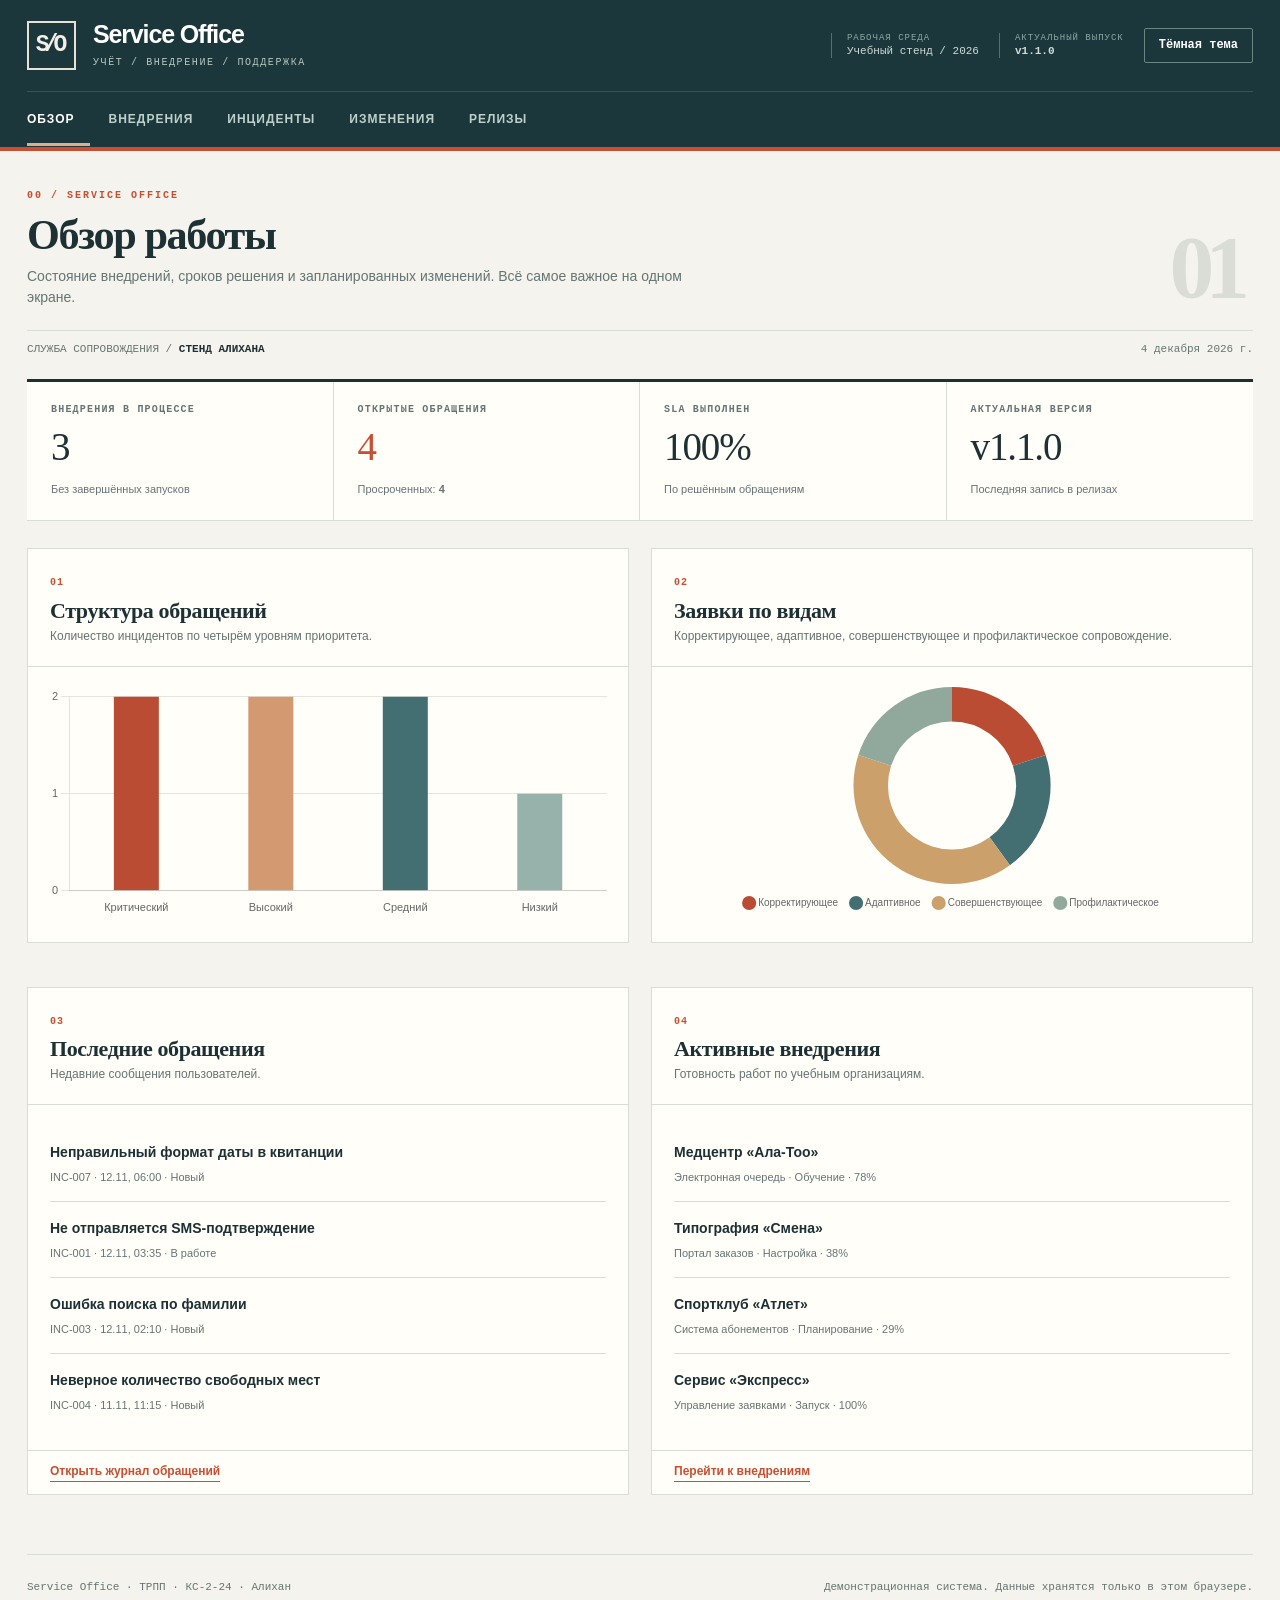
<file: index.html>
<!doctype html>
<html lang="ru"><head><meta charset="utf-8"><meta name="viewport" content="width=device-width,initial-scale=1">
<meta name="theme-color" content="#1b373b"><meta name="description" content="Service Office — сопровождение программных продуктов">
<title>Обзор работы · Service Office</title><link rel="stylesheet" href="style.css"></head>
<body data-view="dashboard">
<header class="sitehead"><div class="sitehead-row"><a href="index.html" class="brand" aria-label="Service Office, главная"><span class="brand-symbol">S/O</span><span><span class="brand-name">Service Office</span><span class="brand-sub">Учёт / Внедрение / Поддержка</span></span></a>
<div class="headmeta"><div><span class="meta-label">РАБОЧАЯ СРЕДА</span>Учебный стенд / 2026</div><div><span class="meta-label">АКТУАЛЬНЫЙ ВЫПУСК</span><strong id="latestVersion">v1.1.0</strong></div><button class="modebutton" type="button" id="themeButton">Тёмная тема</button></div></div>
<nav class="navwrap" aria-label="Основные разделы"><a href="index.html" class="active" aria-current="page">Обзор</a><a href="deployments.html" class="" >Внедрения</a><a href="incidents.html" class="" >Инциденты</a><a href="maintenance.html" class="" >Изменения</a><a href="releases.html" class="" >Релизы</a></nav></header>
<main class="page"><section class="pageheading"><div><div class="sup">00 / SERVICE OFFICE</div><h1>Обзор работы</h1><p>Состояние внедрений, сроков решения и запланированных изменений. Всё самое важное на одном экране.</p></div><div class="mark" aria-hidden="true">01</div></section><div class="todayline"><span>СЛУЖБА СОПРОВОЖДЕНИЯ / <b>СТЕНД АЛИХАНА</b></span><span id="today"></span></div>

<section class="metric-strip"><div class="metric"><span class="metric-name">Внедрения в процессе</span><span class="metric-value" id="kpiDeploy">—</span><span class="metric-foot">Без завершённых запусков</span></div><div class="metric"><span class="metric-name">Открытые обращения</span><span class="metric-value red" id="kpiInc">—</span><span class="metric-foot">Просроченных: <b id="lateCount">—</b></span></div><div class="metric"><span class="metric-name">SLA выполнен</span><span class="metric-value" id="kpiSla">—</span><span class="metric-foot">По решённым обращениям</span></div><div class="metric"><span class="metric-name">Актуальная версия</span><span class="metric-value" id="kpiVersion">—</span><span class="metric-foot">Последняя запись в релизах</span></div></section>
<div class="columns half">
<section class="section"><div class="section-head"><div><span class="section-number">01</span><h2>Структура обращений</h2><p>Количество инцидентов по четырём уровням приоритета.</p></div></div><div class="chart-area"><canvas id="priorityChart" role="img" aria-label="Распределение инцидентов по приоритетам"></canvas><div class="chart-fallback">Chart.js недоступен. Для графиков нужен доступ к CDN.</div></div></section>
<section class="section"><div class="section-head"><div><span class="section-number">02</span><h2>Заявки по видам</h2><p>Корректирующее, адаптивное, совершенствующее и профилактическое сопровождение.</p></div></div><div class="chart-area"><canvas id="typeChart" role="img" aria-label="Виды сопровождения"></canvas><div class="chart-fallback">Chart.js недоступен. Для графиков нужен доступ к CDN.</div></div></section>
</div>
<div class="columns half">
<section class="section"><div class="section-head"><div><span class="section-number">03</span><h2>Последние обращения</h2><p>Недавние сообщения пользователей.</p></div></div><div class="section-body"><ul class="detail-list" id="miniInc"></ul></div><div class="section-footer"><a class="plain-link" href="incidents.html">Открыть журнал обращений</a></div></section>
<section class="section"><div class="section-head"><div><span class="section-number">04</span><h2>Активные внедрения</h2><p>Готовность работ по учебным организациям.</p></div></div><div class="section-body"><ul class="detail-list" id="miniDep"></ul></div><div class="section-footer"><a class="plain-link" href="deployments.html">Перейти к внедрениям</a></div></section>
</div>
<footer class="foot"><span>Service Office · ТРПП · КС-2-24 · Алихан</span><span>Демонстрационная система. Данные хранятся только в этом браузере.</span></footer></main>
<div class="toast" id="toast" role="status" aria-live="polite"></div>
<script src="chart.umd.min.js" defer></script>
<script src="app.js" defer></script></body></html>
</file>
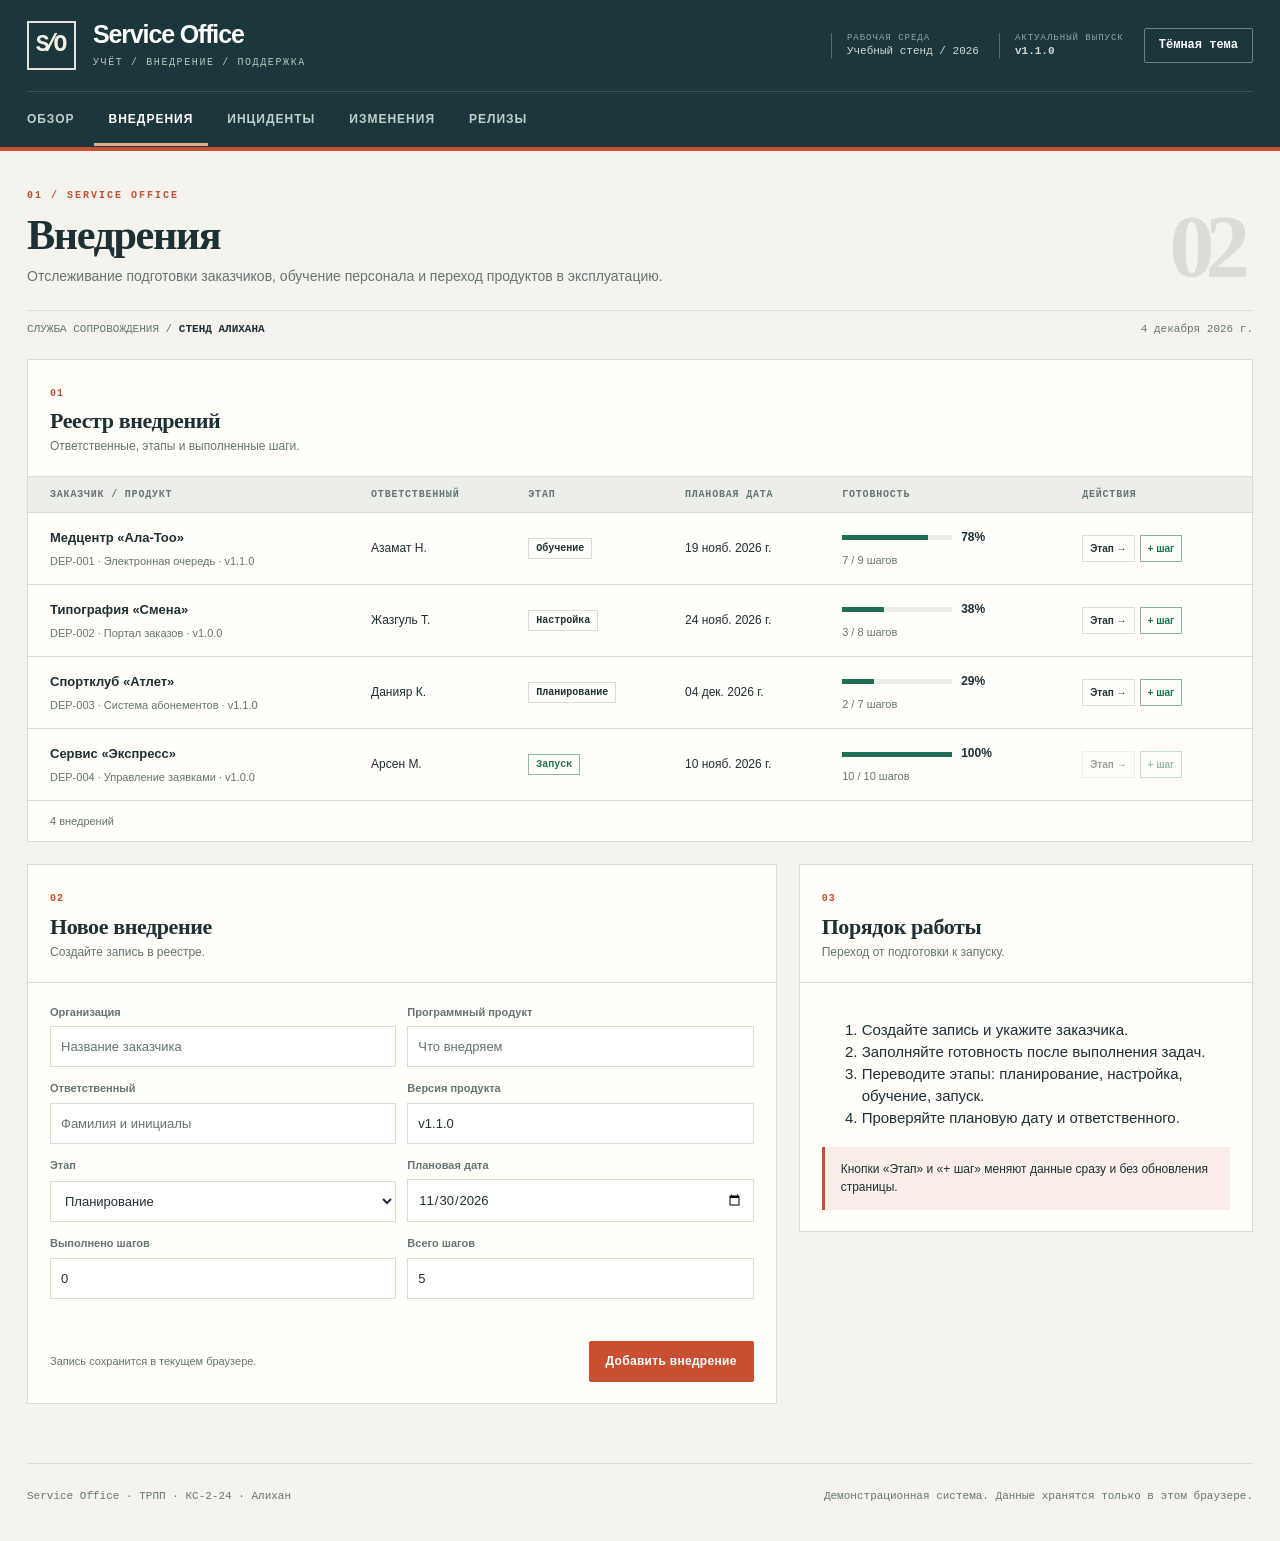
<file: deployments.html>
<!doctype html>
<html lang="ru"><head><meta charset="utf-8"><meta name="viewport" content="width=device-width,initial-scale=1">
<meta name="theme-color" content="#1b373b"><meta name="description" content="Service Office — сопровождение программных продуктов">
<title>Внедрения · Service Office</title><link rel="stylesheet" href="style.css"></head>
<body data-view="deployments">
<header class="sitehead"><div class="sitehead-row"><a href="index.html" class="brand" aria-label="Service Office, главная"><span class="brand-symbol">S/O</span><span><span class="brand-name">Service Office</span><span class="brand-sub">Учёт / Внедрение / Поддержка</span></span></a>
<div class="headmeta"><div><span class="meta-label">РАБОЧАЯ СРЕДА</span>Учебный стенд / 2026</div><div><span class="meta-label">АКТУАЛЬНЫЙ ВЫПУСК</span><strong id="latestVersion">v1.1.0</strong></div><button class="modebutton" type="button" id="themeButton">Тёмная тема</button></div></div>
<nav class="navwrap" aria-label="Основные разделы"><a href="index.html" class="" >Обзор</a><a href="deployments.html" class="active" aria-current="page">Внедрения</a><a href="incidents.html" class="" >Инциденты</a><a href="maintenance.html" class="" >Изменения</a><a href="releases.html" class="" >Релизы</a></nav></header>
<main class="page"><section class="pageheading"><div><div class="sup">01 / SERVICE OFFICE</div><h1>Внедрения</h1><p>Отслеживание подготовки заказчиков, обучение персонала и переход продуктов в эксплуатацию.</p></div><div class="mark" aria-hidden="true">02</div></section><div class="todayline"><span>СЛУЖБА СОПРОВОЖДЕНИЯ / <b>СТЕНД АЛИХАНА</b></span><span id="today"></span></div>

<section class="section"><div class="section-head"><div><span class="section-number">01</span><h2>Реестр внедрений</h2><p>Ответственные, этапы и выполненные шаги.</p></div></div><div class="rows"><table class="data-table"><thead><tr><th>Заказчик / продукт</th><th>Ответственный</th><th>Этап</th><th>Плановая дата</th><th>Готовность</th><th>Действия</th></tr></thead><tbody id="deployTable"></tbody></table></div><div class="section-footer"><span id="deployCount">—</span></div></section>
<div class="columns">
<section class="section"><div class="section-head"><div><span class="section-number">02</span><h2>Новое внедрение</h2><p>Создайте запись в реестре.</p></div></div><div class="section-body"><form class="workform" id="deployForm">
<div class="fields2"><label>Организация<input name="client" required maxlength="100" placeholder="Название заказчика"></label><label>Программный продукт<input name="product" required maxlength="100" placeholder="Что внедряем"></label></div>
<div class="fields2"><label>Ответственный<input name="owner" required maxlength="70" placeholder="Фамилия и инициалы"></label><label>Версия продукта<input name="version" required value="v1.1.0" pattern="v[0-9]+\.[0-9]+\.[0-9]+"></label></div>
<div class="fields2"><label>Этап<select name="stage"><option value="planning">Планирование</option><option value="setup">Настройка</option><option value="training">Обучение</option><option value="production">Запуск</option></select></label><label>Плановая дата<input type="date" name="plannedDate" required value="2026-11-30"></label></div>
<div class="fields2"><label>Выполнено шагов<input type="number" name="done" min="0" value="0" required></label><label>Всего шагов<input type="number" name="total" min="1" value="5" required></label></div><span class="form-error" id="deployError" role="alert"></span><div class="formactions"><span class="formhint">Запись сохранится в текущем браузере.</span><button class="button-primary" type="submit">Добавить внедрение</button></div>
</form></div></section>
<section class="section"><div class="section-head"><div><span class="section-number">03</span><h2>Порядок работы</h2><p>Переход от подготовки к запуску.</p></div></div><div class="section-body"><ol><li>Создайте запись и укажите заказчика.</li><li>Заполняйте готовность после выполнения задач.</li><li>Переводите этапы: планирование, настройка, обучение, запуск.</li><li>Проверяйте плановую дату и ответственного.</li></ol><div class="notice">Кнопки «Этап» и «+ шаг» меняют данные сразу и без обновления страницы.</div></div></section>
</div>
<footer class="foot"><span>Service Office · ТРПП · КС-2-24 · Алихан</span><span>Демонстрационная система. Данные хранятся только в этом браузере.</span></footer></main>
<div class="toast" id="toast" role="status" aria-live="polite"></div>

<script src="app.js" defer></script></body></html>
</file>
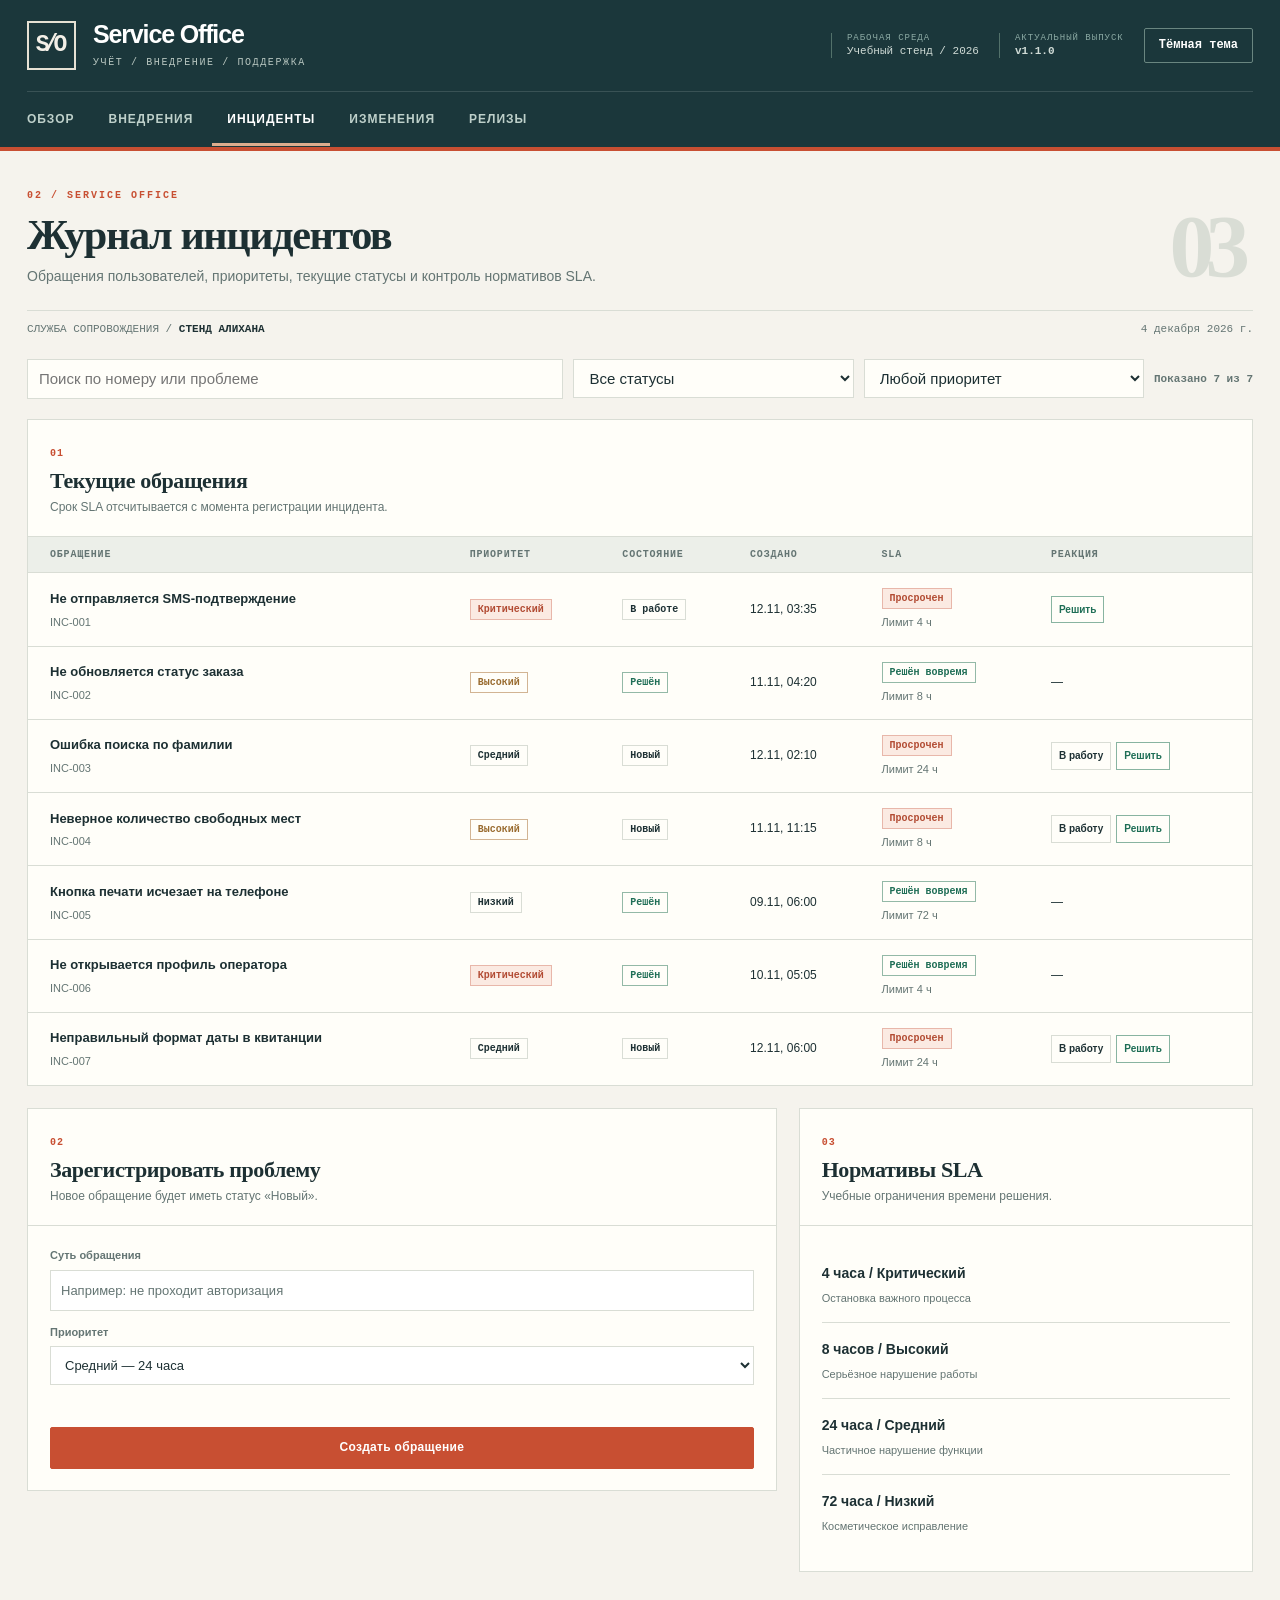
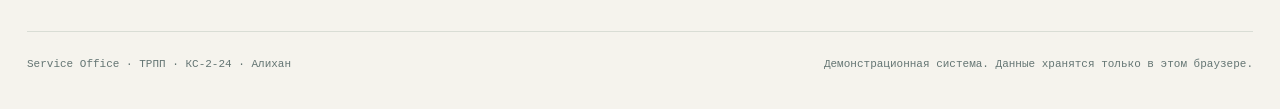
<file: incidents.html>
<!doctype html>
<html lang="ru"><head><meta charset="utf-8"><meta name="viewport" content="width=device-width,initial-scale=1">
<meta name="theme-color" content="#1b373b"><meta name="description" content="Service Office — сопровождение программных продуктов">
<title>Журнал инцидентов · Service Office</title><link rel="stylesheet" href="style.css"></head>
<body data-view="incidents">
<header class="sitehead"><div class="sitehead-row"><a href="index.html" class="brand" aria-label="Service Office, главная"><span class="brand-symbol">S/O</span><span><span class="brand-name">Service Office</span><span class="brand-sub">Учёт / Внедрение / Поддержка</span></span></a>
<div class="headmeta"><div><span class="meta-label">РАБОЧАЯ СРЕДА</span>Учебный стенд / 2026</div><div><span class="meta-label">АКТУАЛЬНЫЙ ВЫПУСК</span><strong id="latestVersion">v1.1.0</strong></div><button class="modebutton" type="button" id="themeButton">Тёмная тема</button></div></div>
<nav class="navwrap" aria-label="Основные разделы"><a href="index.html" class="" >Обзор</a><a href="deployments.html" class="" >Внедрения</a><a href="incidents.html" class="active" aria-current="page">Инциденты</a><a href="maintenance.html" class="" >Изменения</a><a href="releases.html" class="" >Релизы</a></nav></header>
<main class="page"><section class="pageheading"><div><div class="sup">02 / SERVICE OFFICE</div><h1>Журнал инцидентов</h1><p>Обращения пользователей, приоритеты, текущие статусы и контроль нормативов SLA.</p></div><div class="mark" aria-hidden="true">03</div></section><div class="todayline"><span>СЛУЖБА СОПРОВОЖДЕНИЯ / <b>СТЕНД АЛИХАНА</b></span><span id="today"></span></div>

<div class="controls"><input type="search" id="incSearch" aria-label="Поиск по обращению" placeholder="Поиск по номеру или проблеме"><select id="incFilter" aria-label="Статус"><option value="all">Все статусы</option><option value="new">Новые</option><option value="in_progress">В работе</option><option value="resolved">Решённые</option></select><select id="priorityFilter" aria-label="Приоритет"><option value="all">Любой приоритет</option><option value="critical">Критический</option><option value="high">Высокий</option><option value="medium">Средний</option><option value="low">Низкий</option></select><span class="count-note" id="incCount">—</span></div>
<section class="section"><div class="section-head"><div><span class="section-number">01</span><h2>Текущие обращения</h2><p>Срок SLA отсчитывается с момента регистрации инцидента.</p></div></div><div class="rows"><table class="data-table"><thead><tr><th>Обращение</th><th>Приоритет</th><th>Состояние</th><th>Создано</th><th>SLA</th><th>Реакция</th></tr></thead><tbody id="incTable"></tbody></table></div></section>
<div class="columns">
<section class="section"><div class="section-head"><div><span class="section-number">02</span><h2>Зарегистрировать проблему</h2><p>Новое обращение будет иметь статус «Новый».</p></div></div><div class="section-body"><form class="workform" id="incForm"><label>Суть обращения<input id="incTitle" name="title" maxlength="140" placeholder="Например: не проходит авторизация" required></label><label>Приоритет<select name="priority"><option value="medium">Средний — 24 часа</option><option value="critical">Критический — 4 часа</option><option value="high">Высокий — 8 часов</option><option value="low">Низкий — 72 часа</option></select></label><span class="form-error" id="incError" role="alert"></span><button type="submit" class="button-primary">Создать обращение</button></form></div></section>
<section class="section"><div class="section-head"><div><span class="section-number">03</span><h2>Нормативы SLA</h2><p>Учебные ограничения времени решения.</p></div></div><div class="section-body"><ul class="detail-list"><li><span class="name">4 часа / Критический</span><span class="sub">Остановка важного процесса</span></li><li><span class="name">8 часов / Высокий</span><span class="sub">Серьёзное нарушение работы</span></li><li><span class="name">24 часа / Средний</span><span class="sub">Частичное нарушение функции</span></li><li><span class="name">72 часа / Низкий</span><span class="sub">Косметическое исправление</span></li></ul></div></section>
</div>
<footer class="foot"><span>Service Office · ТРПП · КС-2-24 · Алихан</span><span>Демонстрационная система. Данные хранятся только в этом браузере.</span></footer></main>
<div class="toast" id="toast" role="status" aria-live="polite"></div>

<script src="app.js" defer></script></body></html>
</file>
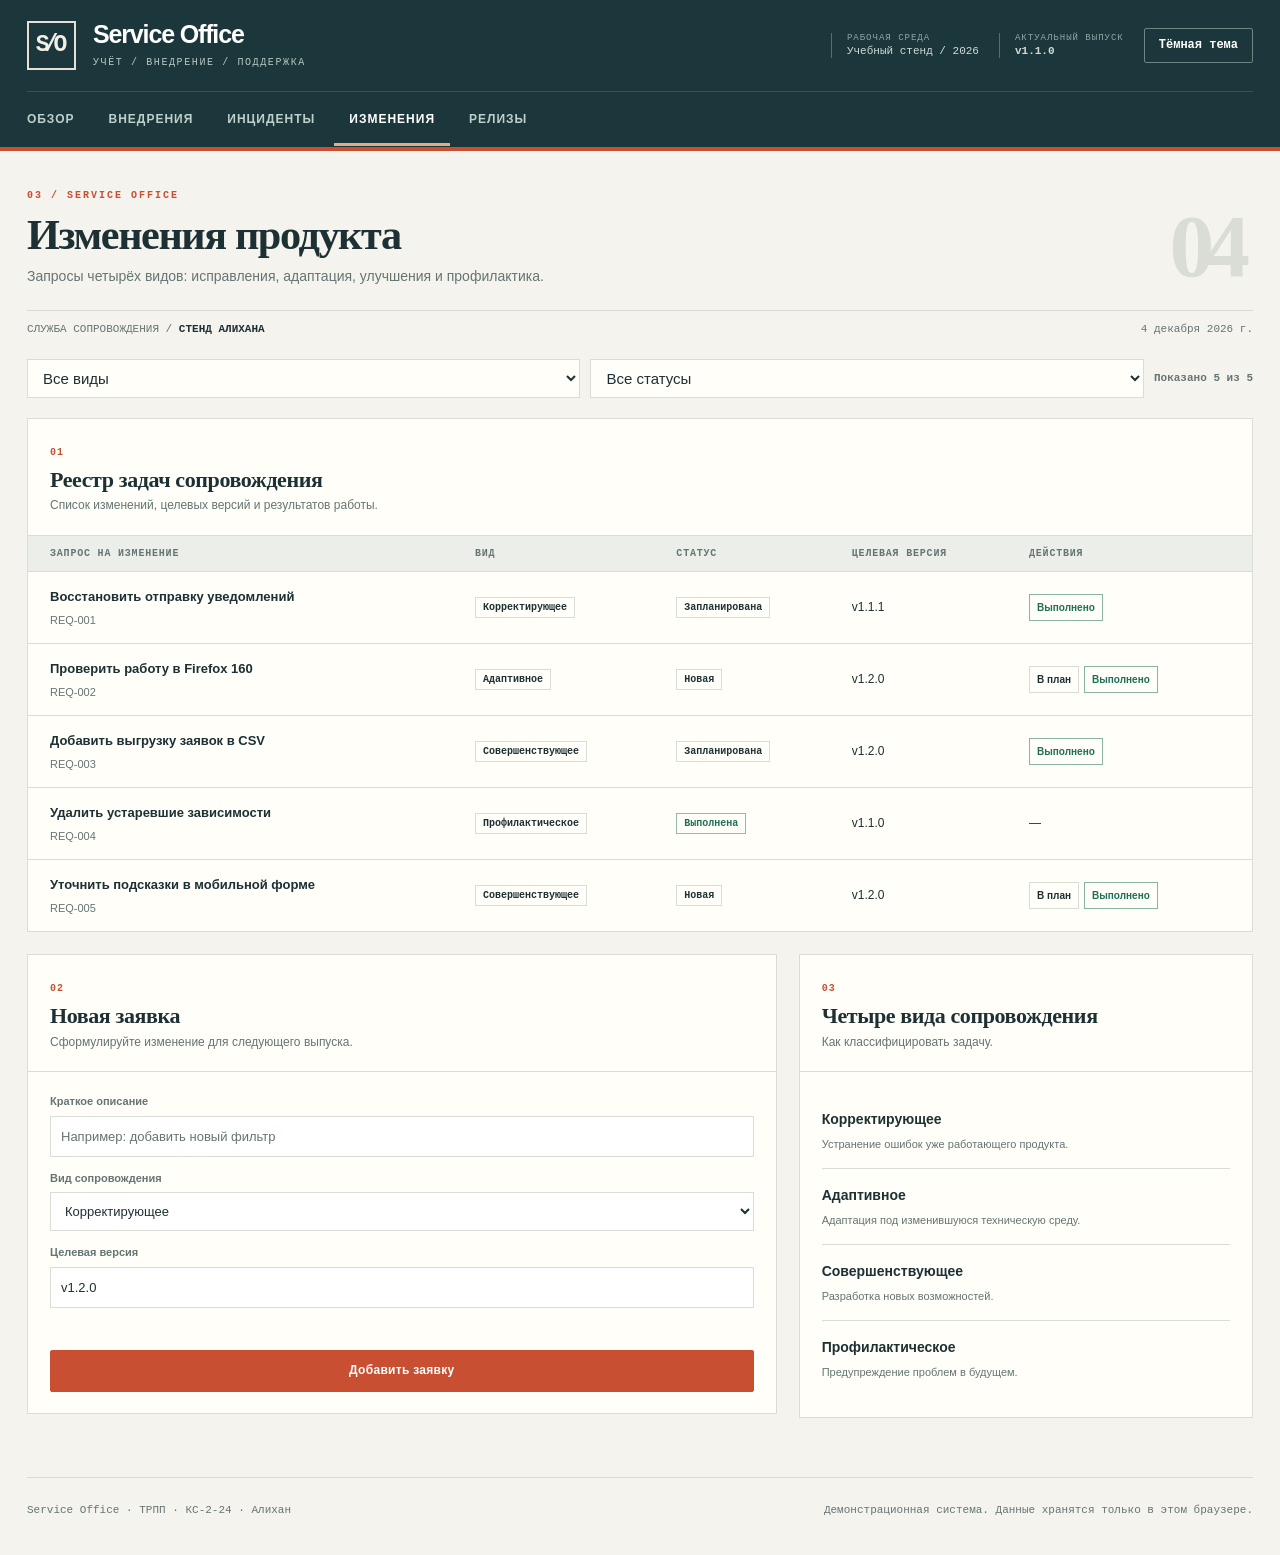
<file: maintenance.html>
<!doctype html>
<html lang="ru"><head><meta charset="utf-8"><meta name="viewport" content="width=device-width,initial-scale=1">
<meta name="theme-color" content="#1b373b"><meta name="description" content="Service Office — сопровождение программных продуктов">
<title>Изменения продукта · Service Office</title><link rel="stylesheet" href="style.css"></head>
<body data-view="maintenance">
<header class="sitehead"><div class="sitehead-row"><a href="index.html" class="brand" aria-label="Service Office, главная"><span class="brand-symbol">S/O</span><span><span class="brand-name">Service Office</span><span class="brand-sub">Учёт / Внедрение / Поддержка</span></span></a>
<div class="headmeta"><div><span class="meta-label">РАБОЧАЯ СРЕДА</span>Учебный стенд / 2026</div><div><span class="meta-label">АКТУАЛЬНЫЙ ВЫПУСК</span><strong id="latestVersion">v1.1.0</strong></div><button class="modebutton" type="button" id="themeButton">Тёмная тема</button></div></div>
<nav class="navwrap" aria-label="Основные разделы"><a href="index.html" class="" >Обзор</a><a href="deployments.html" class="" >Внедрения</a><a href="incidents.html" class="" >Инциденты</a><a href="maintenance.html" class="active" aria-current="page">Изменения</a><a href="releases.html" class="" >Релизы</a></nav></header>
<main class="page"><section class="pageheading"><div><div class="sup">03 / SERVICE OFFICE</div><h1>Изменения продукта</h1><p>Запросы четырёх видов: исправления, адаптация, улучшения и профилактика.</p></div><div class="mark" aria-hidden="true">04</div></section><div class="todayline"><span>СЛУЖБА СОПРОВОЖДЕНИЯ / <b>СТЕНД АЛИХАНА</b></span><span id="today"></span></div>

<div class="controls"><select id="typeFilter" aria-label="Вид сопровождения"><option value="all">Все виды</option><option value="corrective">Корректирующее</option><option value="adaptive">Адаптивное</option><option value="perfective">Совершенствующее</option><option value="preventive">Профилактическое</option></select><select id="reqStatus" aria-label="Статус заявки"><option value="all">Все статусы</option><option value="new">Новые</option><option value="planned">Запланированы</option><option value="done">Выполнены</option></select><span class="count-note" id="reqCount">—</span></div>
<section class="section"><div class="section-head"><div><span class="section-number">01</span><h2>Реестр задач сопровождения</h2><p>Список изменений, целевых версий и результатов работы.</p></div></div><div class="rows"><table class="data-table"><thead><tr><th>Запрос на изменение</th><th>Вид</th><th>Статус</th><th>Целевая версия</th><th>Действия</th></tr></thead><tbody id="reqTable"></tbody></table></div></section>
<div class="columns">
<section class="section"><div class="section-head"><div><span class="section-number">02</span><h2>Новая заявка</h2><p>Сформулируйте изменение для следующего выпуска.</p></div></div><div class="section-body"><form class="workform" id="reqForm"><label>Краткое описание<input name="title" maxlength="160" required placeholder="Например: добавить новый фильтр"></label><label>Вид сопровождения<select name="type"><option value="corrective">Корректирующее</option><option value="adaptive">Адаптивное</option><option value="perfective">Совершенствующее</option><option value="preventive">Профилактическое</option></select></label><label>Целевая версия<input name="targetVersion" required value="v1.2.0" pattern="v[0-9]+\.[0-9]+\.[0-9]+"></label><span class="form-error" id="reqError" role="alert"></span><button class="button-primary" type="submit">Добавить заявку</button></form></div></section>
<section class="section"><div class="section-head"><div><span class="section-number">03</span><h2>Четыре вида сопровождения</h2><p>Как классифицировать задачу.</p></div></div><div class="section-body"><ul class="detail-list"><li><span class="name">Корректирующее</span><span class="sub">Устранение ошибок уже работающего продукта.</span></li><li><span class="name">Адаптивное</span><span class="sub">Адаптация под изменившуюся техническую среду.</span></li><li><span class="name">Совершенствующее</span><span class="sub">Разработка новых возможностей.</span></li><li><span class="name">Профилактическое</span><span class="sub">Предупреждение проблем в будущем.</span></li></ul></div></section>
</div>
<footer class="foot"><span>Service Office · ТРПП · КС-2-24 · Алихан</span><span>Демонстрационная система. Данные хранятся только в этом браузере.</span></footer></main>
<div class="toast" id="toast" role="status" aria-live="polite"></div>

<script src="app.js" defer></script></body></html>
</file>
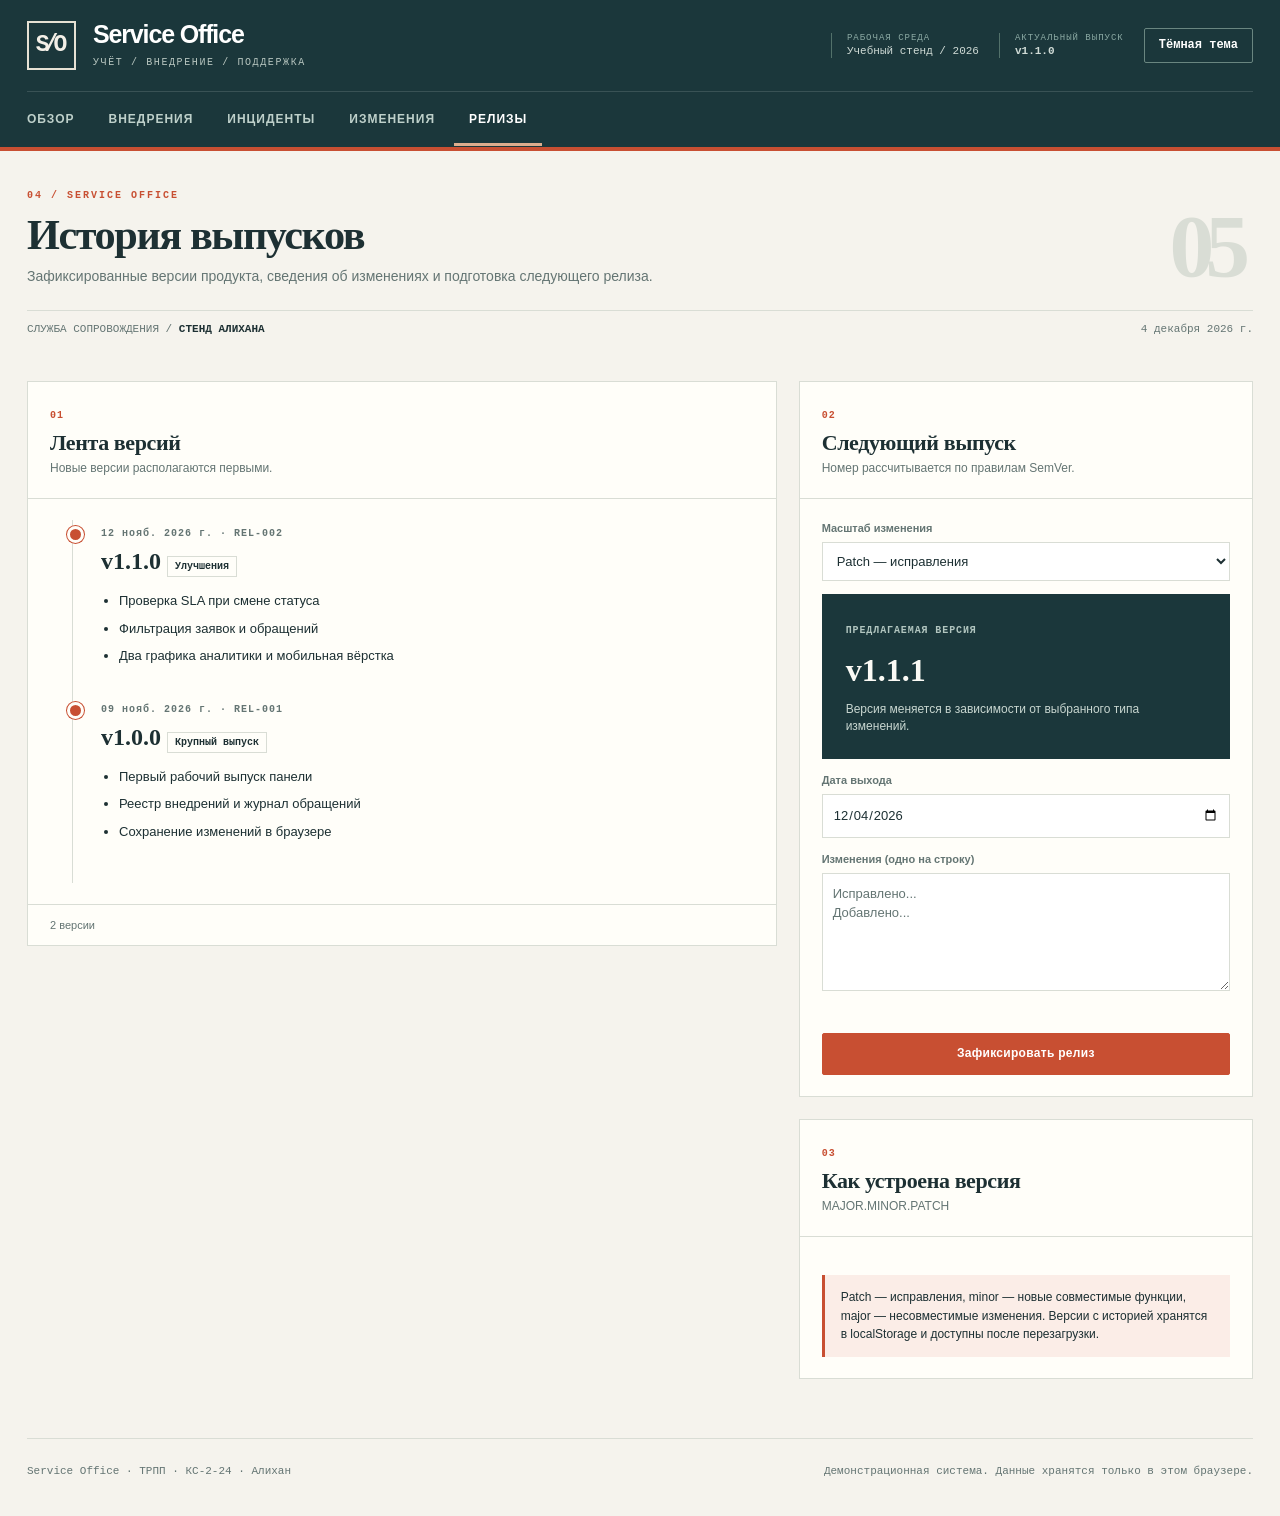
<file: releases.html>
<!doctype html>
<html lang="ru"><head><meta charset="utf-8"><meta name="viewport" content="width=device-width,initial-scale=1">
<meta name="theme-color" content="#1b373b"><meta name="description" content="Service Office — сопровождение программных продуктов">
<title>История выпусков · Service Office</title><link rel="stylesheet" href="style.css"></head>
<body data-view="releases">
<header class="sitehead"><div class="sitehead-row"><a href="index.html" class="brand" aria-label="Service Office, главная"><span class="brand-symbol">S/O</span><span><span class="brand-name">Service Office</span><span class="brand-sub">Учёт / Внедрение / Поддержка</span></span></a>
<div class="headmeta"><div><span class="meta-label">РАБОЧАЯ СРЕДА</span>Учебный стенд / 2026</div><div><span class="meta-label">АКТУАЛЬНЫЙ ВЫПУСК</span><strong id="latestVersion">v1.1.0</strong></div><button class="modebutton" type="button" id="themeButton">Тёмная тема</button></div></div>
<nav class="navwrap" aria-label="Основные разделы"><a href="index.html" class="" >Обзор</a><a href="deployments.html" class="" >Внедрения</a><a href="incidents.html" class="" >Инциденты</a><a href="maintenance.html" class="" >Изменения</a><a href="releases.html" class="active" aria-current="page">Релизы</a></nav></header>
<main class="page"><section class="pageheading"><div><div class="sup">04 / SERVICE OFFICE</div><h1>История выпусков</h1><p>Зафиксированные версии продукта, сведения об изменениях и подготовка следующего релиза.</p></div><div class="mark" aria-hidden="true">05</div></section><div class="todayline"><span>СЛУЖБА СОПРОВОЖДЕНИЯ / <b>СТЕНД АЛИХАНА</b></span><span id="today"></span></div>

<div class="columns">
<section class="section"><div class="section-head"><div><span class="section-number">01</span><h2>Лента версий</h2><p>Новые версии располагаются первыми.</p></div></div><div class="section-body"><div class="release-line" id="releaseList"></div></div><div class="section-footer"><span id="releaseCount">—</span></div></section>
<div>
<section class="section"><div class="section-head"><div><span class="section-number">02</span><h2>Следующий выпуск</h2><p>Номер рассчитывается по правилам SemVer.</p></div></div><div class="section-body"><form class="workform" id="relForm"><label>Масштаб изменения<select name="level" id="releaseLevel"><option value="patch">Patch — исправления</option><option value="minor">Minor — новая функция</option><option value="major">Major — несовместимые изменения</option></select></label><div class="cover-box"><span class="minor-label">ПРЕДЛАГАЕМАЯ ВЕРСИЯ</span><b id="nextRelease">—</b><p>Версия меняется в зависимости от выбранного типа изменений.</p></div><label>Дата выхода<input type="date" id="relDate" name="date" required></label><label>Изменения (одно на строку)<textarea name="changes" rows="5" required placeholder="Исправлено...
Добавлено..."></textarea></label><span class="form-error" id="relError" role="alert"></span><button class="button-primary" type="submit">Зафиксировать релиз</button></form></div></section>
<section class="section"><div class="section-head"><div><span class="section-number">03</span><h2>Как устроена версия</h2><p>MAJOR.MINOR.PATCH</p></div></div><div class="section-body"><div class="notice">Patch — исправления, minor — новые совместимые функции, major — несовместимые изменения. Версии с историей хранятся в localStorage и доступны после перезагрузки.</div></div></section>
</div></div>
<footer class="foot"><span>Service Office · ТРПП · КС-2-24 · Алихан</span><span>Демонстрационная система. Данные хранятся только в этом браузере.</span></footer></main>
<div class="toast" id="toast" role="status" aria-live="polite"></div>

<script src="app.js" defer></script></body></html>
</file>
<file: style.css>
@charset "UTF-8";
/* Service Office / Алихан. Спокойный интерфейс для внутренней службы, без шаблонных градиентов. */
:root{--paper:#f5f3ed;--card:#fffef9;--ink:#1d3033;--muted:#647573;--line:#d9ddd5;--navy:#1b373b;--accent:#c84f32;--accent-weak:#fbede7;--green:#1f6e56;--gold:#9a6c30;--body:#ffffff;--wash:#ecefe9;--shadow:rgba(24,45,42,.07);color-scheme:light}
html[data-theme="dark"]{--paper:#152225;--card:#1d3032;--ink:#e9eee7;--muted:#aabbb6;--line:#395054;--navy:#253e40;--accent:#f0a07a;--accent-weak:#43322b;--green:#9bd2ba;--gold:#f1cf88;--body:#1e2e30;--wash:#24373a;--shadow:rgba(0,0,0,.15);color-scheme:dark}
*{box-sizing:border-box}html{scroll-behavior:smooth}body{margin:0;background:var(--paper);color:var(--ink);font:15px/1.48 "Segoe UI",Tahoma,Arial,sans-serif}a{color:inherit}button,input,select,textarea{font:inherit}button,select{cursor:pointer}button:disabled{cursor:not-allowed;opacity:.45}button:focus-visible,a:focus-visible,input:focus-visible,select:focus-visible,textarea:focus-visible{outline:2px solid var(--accent);outline-offset:3px}
button{transition:background-color .15s,color .15s}input,select,textarea{max-width:100%}
.sitehead{background:var(--navy);color:#fff;padding:0 max(27px,calc((100vw - 1320px)/2));border-bottom:4px solid var(--accent)}
html[data-theme="dark"] .sitehead{background:#0c171a}
.sitehead-row{display:flex;justify-content:space-between;gap:18px;align-items:center;min-height:92px;border-bottom:1px solid #ffffff22}
.brand{display:flex;gap:17px;align-items:center;text-decoration:none}.brand-symbol{display:grid;place-items:center;width:49px;height:49px;border:2px solid #e6e1d4;color:#f3efe7;font:700 23px/1 "Consolas","Courier New",monospace;letter-spacing:-5px;padding-right:5px}.brand-name{font-size:25px;font-weight:750;letter-spacing:-1.15px;line-height:1.1}.brand-sub{display:block;color:#b9c7c1;font:10px/1.5 Consolas,monospace;letter-spacing:1.6px;text-transform:uppercase;margin-top:6px}
.headmeta{display:flex;gap:20px;align-items:center;color:#d0dbd6;font:11px/1.3 Consolas,monospace}.headmeta .meta-label{display:block;color:#8caaa4;font-size:9px;letter-spacing:1px}.headmeta>div{border-left:1px solid #52716a;padding-left:15px}
.modebutton{background:transparent;border:1px solid #6a8680;padding:9px 14px;color:white;border-radius:2px;font-size:12px;font-weight:600}.modebutton:hover{background:#ffffff13}
.navwrap{display:flex;align-items:center;gap:4px;min-height:55px;overflow:auto hidden;scrollbar-width:thin}.navwrap a{display:flex;align-items:center;white-space:nowrap;text-decoration:none;text-transform:uppercase;letter-spacing:1px;font:600 12px/1 "Segoe UI",Arial,sans-serif;padding:19px 15px 18px;color:#bed0ca;border-bottom:3px solid transparent}.navwrap a:first-child{padding-left:0}.navwrap a.active,.navwrap a:hover{color:#fff;border-color:#ddad8e}.navwrap a.active{font-weight:800}
.page{width:min(1320px,calc(100% - 54px));margin:0 auto;min-height:calc(100vh - 215px)}.pageheading{padding:38px 0 23px;display:flex;justify-content:space-between;align-items:end;gap:18px;border-bottom:1px solid var(--line)}.sup{font:700 10px/1.3 Consolas,monospace;letter-spacing:2px;color:var(--accent);text-transform:uppercase}.pageheading h1{font-family:Georgia,"Times New Roman",serif;font-size:clamp(29px,3.3vw,49px);line-height:1.09;letter-spacing:-1.4px;font-weight:600;margin:10px 0 8px}.pageheading p{margin:0;color:var(--muted);max-width:680px;font-size:14px}.pageheading .mark{font:800 clamp(58px,7vw,103px)/.9 Georgia,serif;color:var(--line);letter-spacing:-9px;padding-right:12px;user-select:none}
.todayline{padding:12px 0 24px;display:flex;gap:20px;justify-content:space-between;color:var(--muted);font:11px Consolas,monospace}.todayline b{color:var(--ink)}.button-primary{background:var(--accent);color:#fff;border:1px solid var(--accent);border-radius:2px;padding:11px 16px;font-weight:750;font-size:12px;letter-spacing:.3px}.button-primary:hover{background:#a9452e}.button-ghost{background:transparent;border:1px solid var(--line);color:var(--ink);border-radius:2px;padding:10px 13px;font-weight:650;font-size:12px}.button-ghost:hover{background:var(--wash)}.plain-link{text-decoration:none;border-bottom:1px solid var(--accent);color:var(--accent);font-size:12px;font-weight:700}.plain-link:hover{opacity:.75}
.metric-strip{display:grid;grid-template-columns:repeat(4,minmax(0,1fr));border-top:3px solid var(--ink);border-bottom:1px solid var(--line);margin-bottom:27px;background:var(--card)}.metric{padding:22px 24px 21px;border-right:1px solid var(--line)}.metric:last-child{border-right:0}.metric .metric-name{font:700 10px Consolas,monospace;letter-spacing:1.2px;color:var(--muted);text-transform:uppercase;display:block}.metric .metric-value{font:500 39px/1.12 Georgia,serif;letter-spacing:-1.1px;display:block;margin:10px 0 8px}.metric .metric-foot{color:var(--muted);font-size:11px}.metric .metric-value.red{color:var(--accent)}
.columns{display:grid;grid-template-columns:minmax(0,1.65fr) minmax(315px,1fr);gap:22px;align-items:start;margin:22px 0}.columns.half{grid-template-columns:repeat(2,minmax(0,1fr))}
.section{background:var(--card);border:1px solid var(--line);margin-bottom:22px;min-width:0}.section-head{padding:20px 22px;display:flex;justify-content:space-between;align-items:start;gap:15px;border-bottom:1px solid var(--line)}.section-head h2{font-family:Georgia,serif;font-size:22px;line-height:1.2;font-weight:600;margin:6px 0 4px;letter-spacing:-.4px}.section-head p{color:var(--muted);font-size:12px;margin:0}.section-head .section-number{font:800 10px Consolas,monospace;letter-spacing:1px;color:var(--accent)}.section-body{padding:21px 22px}.section-footer{padding:12px 22px;border-top:1px solid var(--line);display:flex;align-items:center;justify-content:space-between;color:var(--muted);font-size:11px}.detail-list{margin:0;padding:0;list-style:none}.detail-list li{padding:16px 0;border-bottom:1px solid var(--line);display:grid;gap:6px}.detail-list li:last-child{border-bottom:0}.detail-list .name{font-weight:650;font-size:14px}.detail-list .sub{font-size:11px;color:var(--muted)}.minor-label{color:var(--muted);font:700 10px Consolas,monospace;letter-spacing:.9px;text-transform:uppercase}
.chart-area{height:275px;position:relative;padding:20px 21px 24px}.chart-area canvas{height:100%!important;width:100%!important}.chart-fallback{display:none;color:var(--muted);font-size:13px}.chart-area.no-chart canvas{display:none}.chart-area.no-chart .chart-fallback{display:block}
.small-bars{display:flex;align-items:flex-end;gap:8px;height:140px;padding:12px 0}.small-bars span{display:block;width:26px;background:var(--accent)}
.count-note{font:700 11px Consolas,monospace;color:var(--muted);margin-top:10px}
.notice{padding:13px 16px;border-left:3px solid var(--accent);background:var(--accent-weak);font-size:12px;line-height:1.55;margin-top:17px}
.rows{overflow:auto}.data-table{border-collapse:collapse;width:100%;min-width:690px}.data-table th{text-align:left;letter-spacing:.8px;font:750 10px Consolas,monospace;color:var(--muted);background:var(--wash);padding:12px 14px;text-transform:uppercase;white-space:nowrap}.data-table td{border-top:1px solid var(--line);padding:15px 14px;font-size:12px;vertical-align:middle}.data-table strong{font-size:13px;font-weight:650}.data-table tr:hover td{background:var(--paper)}.subtext{display:block;color:var(--muted);font-size:11px;margin-top:5px}.data-table td:first-child{padding-left:22px}.data-table th:first-child{padding-left:22px}.data-table td:last-child,.data-table th:last-child{padding-right:22px}.data-table .nowrap{white-space:nowrap}
.chip{display:inline-block;white-space:nowrap;border:1px solid var(--line);padding:4px 7px;font:700 10px Consolas,monospace;color:var(--muted);background:var(--wash)}.chip.red{color:#b24b33;border-color:#e8b7aa;background:#fbeae2}html[data-theme="dark"] .chip.red{color:#f8ae91;background:#422e2a;border-color:#754d42}.chip.green{color:var(--green);border-color:#93b9a7;background:transparent}.chip.orange{color:var(--gold);border-color:#d2b493;background:transparent}.chip.dark{color:var(--ink);border-color:var(--line);background:transparent}
.progress{height:5px;background:var(--wash);width:110px;display:inline-block;vertical-align:middle;overflow:hidden}.progress i{display:block;background:var(--green);height:100%}.progress-cell{display:flex;align-items:center;gap:9px;white-space:nowrap}.row-actions{display:flex;gap:5px;flex-wrap:wrap}.tiny{font:750 10px/1.35 "Segoe UI",sans-serif;color:var(--ink);padding:6px 7px;background:transparent;border:1px solid var(--line)}.tiny:hover{background:var(--wash)}.tiny.green{border-color:#88b4a1;color:var(--green)}.empty{padding:22px!important;color:var(--muted)!important;text-align:center}
.controls{display:flex;gap:10px;flex-wrap:wrap;align-items:center;margin:0 0 20px}.controls input,.controls select{min-width:135px;min-height:39px;flex:1;background:var(--card);border:1px solid var(--line);color:var(--ink);padding:8px 11px;border-radius:0}.controls input{flex:2;min-width:190px}.controls .count-note{margin:0 0 0 auto}
.workform{display:grid;gap:13px}.workform label{display:grid;gap:6px;color:var(--muted);font-size:11px;font-weight:700}.workform input,.workform select,.workform textarea{width:100%;background:var(--body);border:1px solid var(--line);padding:10px 10px;color:var(--ink);border-radius:0;font-weight:400;font-size:13px}.workform textarea{resize:vertical}.workform input::placeholder,.workform textarea::placeholder{color:var(--muted)}.fields2{display:grid;grid-template-columns:1fr 1fr;gap:11px}.form-error{min-height:16px;font-size:11px;color:var(--accent);font-weight:750}.formhint{font-size:11px;color:var(--muted);line-height:1.5}.formactions{display:flex;justify-content:space-between;gap:11px;align-items:center}.formactions .button-primary{min-width:130px}
.release-line{position:relative;margin:0 0 0 22px;border-left:1px solid var(--line);padding:0 0 12px 28px}.release-entry{padding:0 0 26px;position:relative}.release-entry:before{content:"";position:absolute;left:-34px;top:6px;width:11px;height:11px;border-radius:50%;background:var(--accent);border:3px solid var(--card);box-shadow:0 0 0 1px var(--accent)}.release-entry .rel-date{font:700 10px Consolas,monospace;color:var(--muted);letter-spacing:1px}.release-entry h3{font:650 24px Georgia,serif;margin:6px 0}.release-entry ul{margin:10px 0 0;padding-left:18px;color:var(--ink);font-size:13px;line-height:1.65}.release-entry li{padding:3px 0}
.preview-version{font:600 45px Georgia,serif;color:var(--accent);margin:3px 0}.cover-box{background:var(--navy);color:#fbfaf5;padding:23px 24px}.cover-box .minor-label{color:#b1c5bf}.cover-box b{display:block;font:600 32px Georgia,serif;margin:12px 0}.cover-box p{margin:0;color:#c8d6d0;font-size:12px}
.foot{border-top:1px solid var(--line);padding:26px 0 37px;margin-top:37px;display:flex;gap:13px;justify-content:space-between;color:var(--muted);font:11px Consolas,monospace}
.toast{position:fixed;right:22px;bottom:20px;background:var(--ink);color:var(--paper);padding:14px 19px;border-left:3px solid var(--accent);z-index:100;display:none;max-width:360px;box-shadow:0 4px 16px var(--shadow)}.toast.on{display:block}
@media(max-width:1080px){.columns{grid-template-columns:1fr}.columns.half{grid-template-columns:1fr 1fr}.headmeta>div:first-child{display:none}}@media(max-width:760px){.sitehead{padding:0 18px}.sitehead-row{min-height:75px}.headmeta>div{display:none}.brand-name{font-size:21px}.brand-symbol{height:39px;width:39px;font-size:18px}.brand-sub{font-size:8px}.navwrap a{padding:17px 12px}.page{width:calc(100% - 32px)}.pageheading{padding-top:29px}.pageheading .mark{display:none}.pageheading h1{font-size:34px}.metric-strip{grid-template-columns:1fr 1fr}.metric:nth-child(2){border-right:0}.metric:nth-child(-n+2){border-bottom:1px solid var(--line)}.metric{padding:15px}.metric .metric-value{font-size:31px}.columns.half{grid-template-columns:1fr}.fields2{grid-template-columns:1fr}.section-head{padding:17px}.section-body{padding:17px}.chart-area{height:240px}.controls .count-note{width:100%}.foot{display:block;line-height:1.7}.todayline{font-size:10px}.modebutton{font-size:11px;padding:8px}}
@media(prefers-reduced-motion:reduce){*{scroll-behavior:auto!important;transition:none!important}}
@media print{.sitehead,.modebutton,.workform,.button-primary,.button-ghost,.tiny,.toast{display:none!important}body{background:white}.page{width:100%}.section{break-inside:avoid}.data-table{min-width:0}}
</file>
